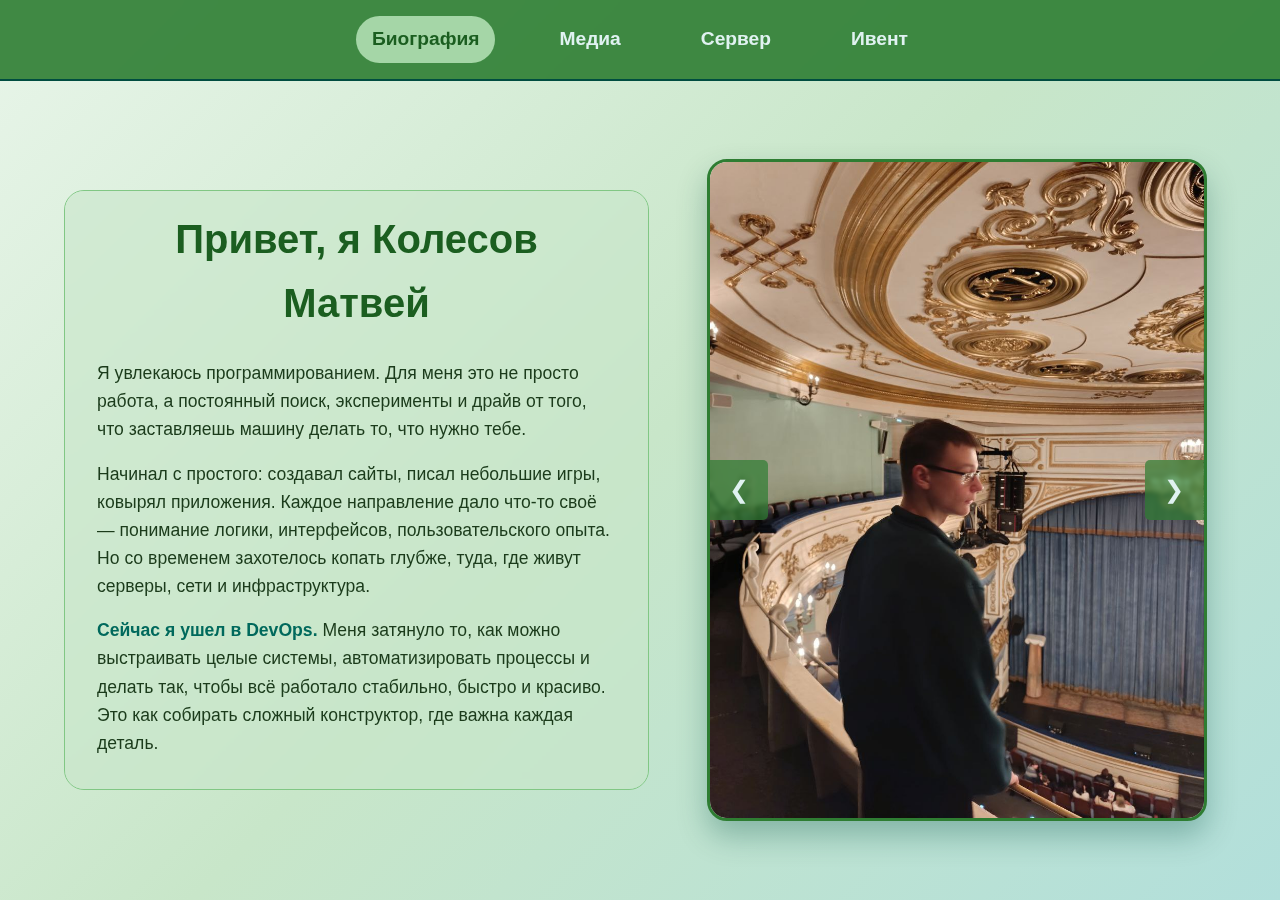
<file: front-end/html/index.html>
<!doctype html>
<html lang="ru">
  <head>
    <meta charset="UTF-8" />
    <meta name="viewport" content="width=device-width, initial-scale=1.0" />
    <title>Биография | Зеленая палитра</title>
    <link rel="stylesheet" href="../css/style.css" />
  </head>

  <body>
    <nav class="navbar">
      <a href="index.html" class="active">Биография</a>
      <a href="media.html">Медиа</a>
      <a href="server.html">Сервер</a>
      <a href="event.html">Ивент</a>
    </nav>

    <main class="fullscreen bio">
      <div class="bio-container">
        <div class="bio-text">
          <div class="bio-text-content">
            <h1>Привет, я Колесов Матвей</h1>
            <p>
              Я увлекаюсь программированием. Для меня это не просто работа, а
              постоянный поиск, эксперименты и драйв от того, что заставляешь
              машину делать то, что нужно тебе.
            </p>

            <p>
              Начинал с простого: создавал сайты, писал небольшие игры, ковырял
              приложения. Каждое направление дало что-то своё — понимание
              логики, интерфейсов, пользовательского опыта. Но со временем
              захотелось копать глубже, туда, где живут серверы, сети и
              инфраструктура.
            </p>

            <p>
              <strong>Сейчас я ушел в DevOps.</strong> Меня затянуло то, как
              можно выстраивать целые системы, автоматизировать процессы и
              делать так, чтобы всё работало стабильно, быстро и красиво. Это
              как собирать сложный конструктор, где важна каждая деталь.
            </p>
          </div>
        </div>
        <div class="bio-gallery">
          <div class="gallery-container">
            <div class="gallery-slider">
              <img
                src="../img/biograf_1.jpg"
                alt="Фото 1"
                class="gallery-img active"
              />
              <img
                src="../img/biograf_2.jpg"
                alt="Фото 2"
                class="gallery-img"
              />
              <img
                src="../img/biograf_3.jpg"
                alt="Фото 3"
                class="gallery-img"
              />
              <img
                src="../img/biograf_4.jpg"
                alt="Фото 4"
                class="gallery-img"
              />
              <img
                src="../img/biograf_5.jpg"
                alt="Фото 5"
                class="gallery-img"
              />
            </div>
            <button class="gallery-btn prev">&#10094;</button>
            <button class="gallery-btn next">&#10095;</button>
          </div>
        </div>
      </div>
    </main>

    <script src="../js/script.js"></script>
  </body>
</html>
</file>
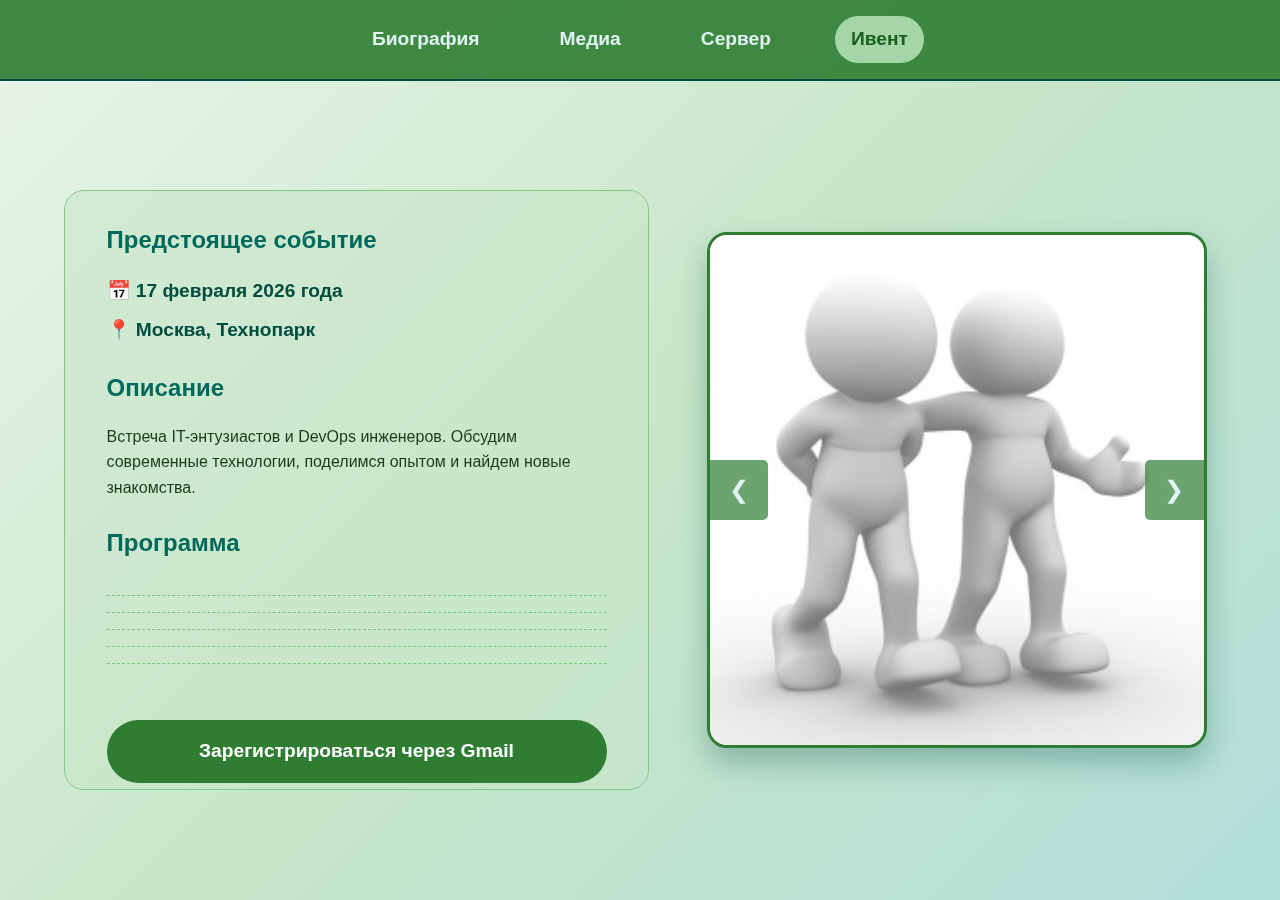
<file: front-end/html/event.html>
<!doctype html>
<html lang="ru">
  <head>
    <meta charset="UTF-8" />
    <meta name="viewport" content="width=device-width, initial-scale=1.0" />
    <title>Kolesov.com</title>
    <link rel="stylesheet" href="../css/style.css" />
  </head>
  <body>
    <nav class="navbar">
      <a href="index.html">Биография</a>
      <a href="media.html">Медиа</a>
      <a href="server.html">Сервер</a>
      <a href="event.html" class="active">Ивент</a>
    </nav>

    <main class="fullscreen event">
      <div class="event-container">
        <div class="event-text">
          <div class="event-text-content">
            <h2>Предстоящее событие</h2>
            <p class="event-date">📅 17 февраля 2026 года</p>
            <p class="event-location">📍 Москва, Технопарк</p>

            <h2>Описание</h2>
            <p>
              Встреча IT-энтузиастов и DevOps инженеров. Обсудим современные
              технологии, поделимся опытом и найдем новые знакомства.
            </p>

            <h2>Программа</h2>
            <ul>
              <li></li>
              <li></li>
              <li></li>
              <li></li>
              <li></li>
            </ul>

            <!-- Кнопка регистрации с перенаправлением на Gmail -->
            <a
              href="https://mail.google.com/mail/?view=cm&fs=1&to=pcevdozvezda@gmail.com&su=Регистрация%20на%20ивент&body=Здравствуйте!%20Хочу%20зарегистрироваться%20на%20ивент%2017%20февраля.%0A%0AМое%20имя:%0AТелефон/почта:"
              target="_blank"
              class="event-button"
            >
              Зарегистрироваться через Gmail
            </a>
          </div>
        </div>
        <div class="event-gallery">
          <div class="gallery-container">
            <div class="gallery-slider">
              <img
                src="../img/хахах.jpg"
                alt="Ивент 1"
                class="gallery-img active"
              />
              <img src="../img/хахах.jpg" alt="Ивент 2" class="gallery-img" />
              <img src="../img/хахах.jpg" alt="Ивент 3" class="gallery-img" />
              <img src="../img/хахах.jpg" alt="Ивент 4" class="gallery-img" />
              <img src="../img/хахах.jpg" alt="Ивент 5" class="gallery-img" />
            </div>
            <button class="gallery-btn prev">&#10094;</button>
            <button class="gallery-btn next">&#10095;</button>
          </div>
        </div>
      </div>
    </main>

    <script src="../js/script.js"></script>
  </body>
</html>
</file>
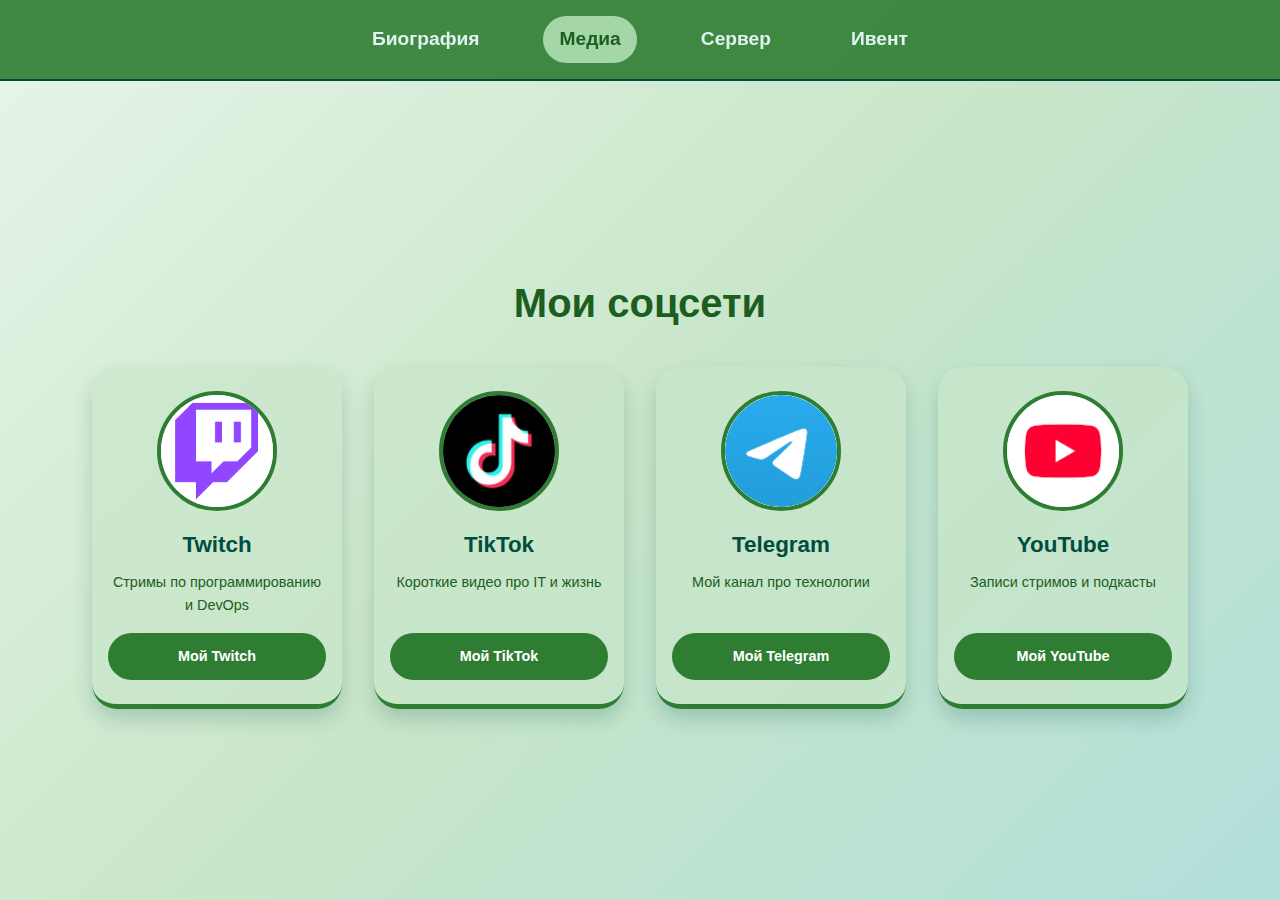
<file: front-end/html/media.html>
<!doctype html>
<html lang="ru">
  <head>
    <meta charset="UTF-8" />
    <meta name="viewport" content="width=device-width, initial-scale=1.0" />
    <title>Медиа | Зеленая палитра</title>
    <link rel="stylesheet" href="../css/style.css" />
  </head>
  <body>
    <nav class="navbar">
      <a href="index.html">Биография</a>
      <a href="media.html" class="active">Медиа</a>
      <a href="server.html">Сервер</a>
      <a href="event.html">Ивент</a>
    </nav>

    <main class="fullscreen media">
      <div class="media-container">
        <h1 class="media-title">Мои соцсети</h1>
        <div class="cards-row">
          <!-- Twitch -->
          <div class="card">
            <img src="../img/twi.png" alt="Twitch" class="card-img" />
            <h3>Twitch</h3>
            <p>Стримы по программированию и DevOps</p>
            <a
              href="https://www.twitch.tv/kolesov777"
              target="_blank"
              class="card-link"
              >Мой Twitch</a
            >
          </div>

          <!-- TikTok -->
          <div class="card">
            <img src="../img/tt.jpeg" alt="TikTok" class="card-img" />
            <h3>TikTok</h3>
            <p>Короткие видео про IT и жизнь</p>
            <a
              href="https://www.tiktok.com/@kolesov77"
              target="_blank"
              class="card-link"
              >Мой TikTok</a
            >
          </div>

          <!-- Telegram -->
          <div class="card">
            <img src="../img/tg.png" alt="Telegram" class="card-img" />
            <h3>Telegram</h3>
            <p>Мой канал про технологии</p>
            <a
              href="https://t.me/+wVejgEG333oyMDZi"
              target="_blank"
              class="card-link"
              >Мой Telegram</a
            >
          </div>

          <!-- YouTube -->
          <div class="card">
            <img src="../img/you.png" alt="YouTube" class="card-img" />
            <h3>YouTube</h3>
            <p>Записи стримов и подкасты</p>
            <a
              href="https://www.youtube.com/@kolesov_live777"
              target="_blank"
              class="card-link"
              >Мой YouTube</a
            >
          </div>
        </div>
      </div>
    </main>
  </body>
</html>
</file>
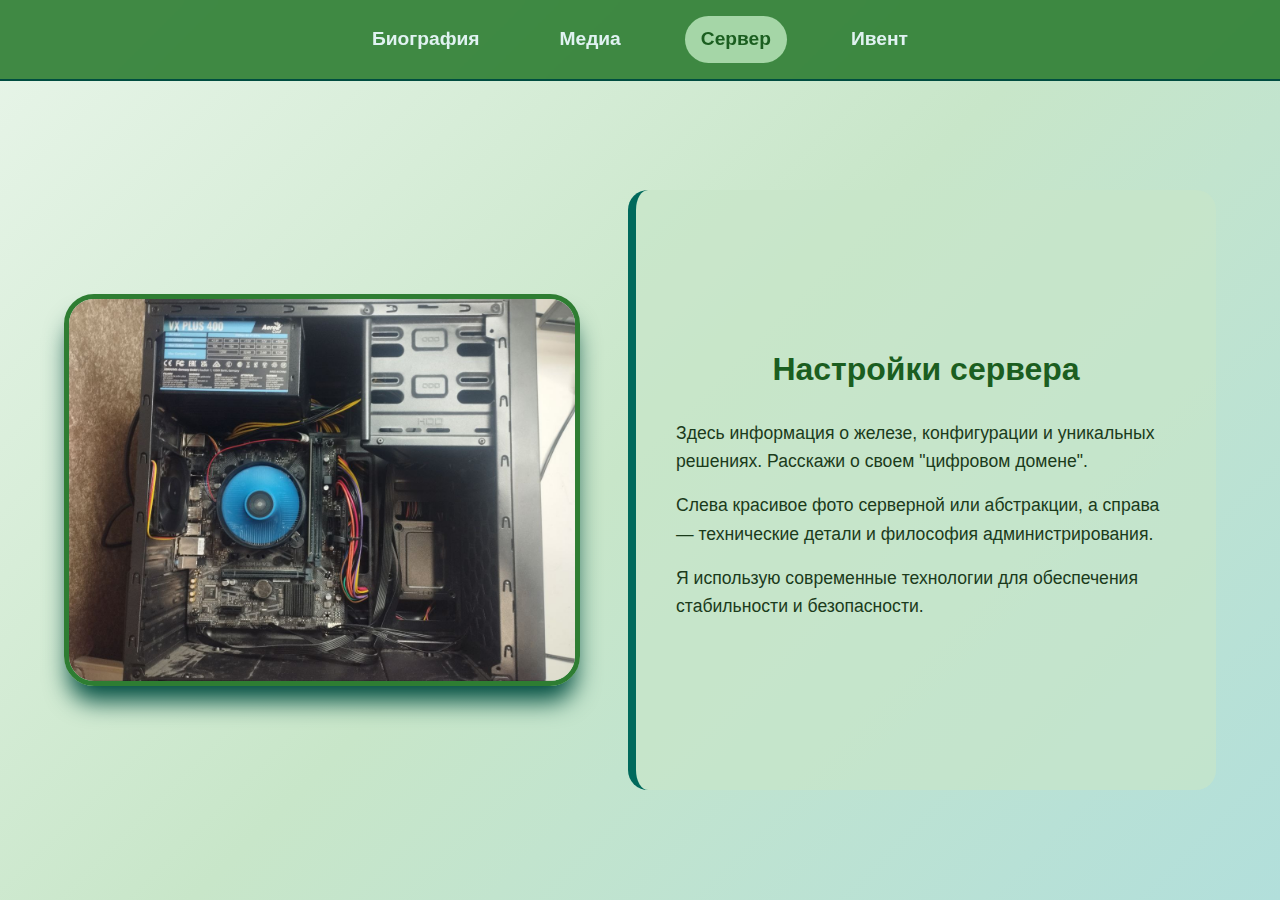
<file: front-end/html/server.html>
<!doctype html>
<html lang="ru">
  <head>
    <meta charset="UTF-8" />
    <meta name="viewport" content="width=device-width, initial-scale=1.0" />
    <title>Сервер | Зеленая палитра</title>
    <link rel="stylesheet" href="../css/style.css" />
  </head>
  <body>
    <nav class="navbar">
      <a href="index.html">Биография</a>
      <a href="media.html">Медиа</a>
      <a href="server.html" class="active">Сервер</a>
      <a href="event.html">Ивент</a>
    </nav>

    <main class="fullscreen server">
      <div class="server-container">
        <div class="server-image">
          <img src="../img/server.jpg" alt="Серверная" />
        </div>
        <div class="server-text">
          <div class="server-text-content">
            <h2>Настройки сервера</h2>
            <p>
              Здесь информация о железе, конфигурации и уникальных решениях.
              Расскажи о своем "цифровом домене".
            </p>
            <p>
              Слева красивое фото серверной или абстракции, а справа —
              технические детали и философия администрирования.
            </p>
            <p>
              Я использую современные технологии для обеспечения стабильности и
              безопасности.
            </p>
          </div>
        </div>
      </div>
    </main>
  </body>
</html>
</file>
<file: front-end/css/style.css>
* {
    margin: 0;
    padding: 0;
    box-sizing: border-box;
}

body {
    font-family: 'Segoe UI', Tahoma, Geneva, Verdana, sans-serif;
    background: linear-gradient(135deg, #e8f5e9 0%, #c8e6c9 50%, #b2dfdb 100%);
    color: #1b3b1b;
    line-height: 1.6;
}

.navbar {
    position: fixed;
    top: 0;
    left: 0;
    width: 100%;
    background-color: rgba(46, 125, 50, 0.9);
    backdrop-filter: blur(5px);
    padding: 1rem 2rem;
    display: flex;
    justify-content: center;
    gap: 3rem;
    z-index: 100;
    border-bottom: 2px solid #004d40;
}

.navbar a {
    color: #e0f2f1;
    text-decoration: none;
    font-weight: bold;
    font-size: 1.2rem;
    padding: 0.5rem 1rem;
    border-radius: 25px;
    transition: all 0.3s ease;
}

.navbar a:hover, .navbar a.active {
    background-color: #a5d6a7;
    color: #1b5e20;
}

.fullscreen {
    min-height: 100vh;
    width: 100%;
    display: flex;
    align-items: center;
    padding: 80px 5% 0 5%;
}

/* ===== БИОГРАФИЯ ===== */
.bio-container {
    display: flex;
    width: 100%;
    gap: 3rem;
    align-items: stretch;
}

.bio-text {
    flex: 1;
    background: rgba(200, 230, 201, 0.6);
    border-radius: 20px;
    backdrop-filter: blur(4px);
    border: 1px solid #81c784;
    
    /* Фиксируем высоту */
    height: 600px;
    
    /* Центрируем текст */
    display: flex;
    flex-direction: column;
    justify-content: center;
    align-items: center;
    
    /* Внутренние отступы */
    padding: 2rem;
    
    /* Прокрутка если текст не влезает */
    overflow-y: auto;
    
    /* Красивый скроллбар */
    scrollbar-width: thin;
    scrollbar-color: #2e7d32 #c8e6c9;
}

/* Контейнер для текста внутри bio-text */
.bio-text-content {
    width: 100%;
    max-width: 600px;
    text-align: left;
}

.bio-text h1 {
    font-size: 2.5rem;
    margin-bottom: 1.5rem;
    color: #1b5e20;
    text-align: center;
}

.bio-text p {
    margin-bottom: 1rem;
    font-size: 1.1rem;
}

.bio-text strong {
    color: #00695c;
}

/* Стили для скроллбара */
.bio-text::-webkit-scrollbar {
    width: 8px;
}

.bio-text::-webkit-scrollbar-track {
    background: #c8e6c9;
    border-radius: 10px;
}

.bio-text::-webkit-scrollbar-thumb {
    background: #2e7d32;
    border-radius: 10px;
}

.bio-text::-webkit-scrollbar-thumb:hover {
    background: #004d40;
}

.bio-gallery {
    flex: 1;
    display: flex;
    justify-content: center;
    align-items: center;
    height: 600px;
}

/* ===== ГАЛЕРЕЯ ===== */
.gallery-container {
    position: relative;
    width: 100%;
    max-width: 500px;
    border-radius: 20px;
    overflow: hidden;
    box-shadow: 0 15px 30px rgba(0, 77, 64, 0.3);
    border: 3px solid #2e7d32;
    background-color: #e8f5e9;
}

.gallery-slider {
    position: relative;
    width: 100%;
    display: flex;
    flex-direction: column;
}

.gallery-img {
    display: none;
    width: 100%;
    height: auto;
    border-radius: 15px;
}

.gallery-img.active {
    display: block;
}

.gallery-btn {
    position: absolute;
    top: 50%;
    transform: translateY(-50%);
    background-color: rgba(46, 125, 50, 0.7);
    color: #e0f2f1;
    border: none;
    padding: 1rem 1.2rem;
    cursor: pointer;
    font-size: 1.5rem;
    border-radius: 0 5px 5px 0;
    transition: background 0.3s;
    z-index: 10;
    backdrop-filter: blur(2px);
}

.gallery-btn:hover {
    background-color: #004d40;
}

.gallery-btn.next {
    right: 0;
    border-radius: 5px 0 0 5px;
}

.gallery-btn.prev {
    left: 0;
}

/* ===== МЕДИА ===== */
.media-container {
    width: 100%;
    max-width: 1400px;
    margin: 0 auto;
}

.media-title {
    text-align: center;
    font-size: 2.5rem;
    color: #1b5e20;
    margin-bottom: 2rem;
}

.cards-row {
    display: flex;
    justify-content: center;
    gap: 2rem;
    flex-wrap: wrap;
}

.card {
    flex: 1;
    min-width: 200px;
    max-width: 250px;
    background: rgba(200, 230, 201, 0.7);
    padding: 1.5rem 1rem;
    border-radius: 25px;
    text-align: center;
    color: #1b3b1b;
    box-shadow: 0 10px 20px rgba(0, 77, 64, 0.2);
    border-bottom: 5px solid #2e7d32;
    transition: transform 0.3s, box-shadow 0.3s;
    display: flex;
    flex-direction: column;
    align-items: center;
}

.card:hover {
    transform: translateY(-10px);
    background: #a5d6a7;
    box-shadow: 0 20px 30px rgba(0, 77, 64, 0.4);
}

.card-img {
    width: 120px;
    height: 120px;
    object-fit: cover;
    border-radius: 50%;
    border: 4px solid #2e7d32;
    margin-bottom: 1rem;
    background-color: #e8f5e9;
}

.card h3 {
    font-size: 1.4rem;
    margin-bottom: 0.5rem;
    color: #004d40;
}

.card p {
    font-size: 0.9rem;
    color: #1b5e20;
    margin-bottom: 1rem;
    flex-grow: 1;
}

.card-link {
    display: inline-block;
    padding: 0.6rem 1.2rem;
    background-color: #2e7d32;
    color: white;
    text-decoration: none;
    border-radius: 25px;
    font-weight: bold;
    font-size: 0.9rem;
    transition: all 0.3s ease;
    border: 2px solid transparent;
    width: 100%;
    box-sizing: border-box;
}

.card-link:hover {
    background-color: #004d40;
    transform: scale(1.05);
    box-shadow: 0 5px 15px rgba(0, 77, 64, 0.3);
}

/* ===== СЕРВЕР ===== */
.server-container {
    display: flex;
    width: 100%;
    max-width: 1200px;
    margin: 0 auto;
    gap: 3rem;
    align-items: center;
    height: 600px;
}

.server-image {
    flex: 1;
    height: 100%;
    display: flex;
    align-items: center;
}

.server-image img {
    width: 100%;
    height: auto;
    max-height: 500px;
    object-fit: contain;
    border-radius: 30px;
    border: 5px solid #2e7d32;
    box-shadow: 0 20px 25px -5px #004d40;
}

.server-text {
    flex: 1;
    background: rgba(200, 230, 201, 0.7);
    border-radius: 20px;
    border-left: 8px solid #00695c;
    height: 100%;
    
    /* Центрируем текст */
    display: flex;
    flex-direction: column;
    justify-content: center;
    align-items: center;
    padding: 2rem;
    
    overflow-y: auto;
}

.server-text-content {
    width: 100%;
    max-width: 500px;
}

.server-text h2 {
    font-size: 2rem;
    color: #1b5e20;
    margin-bottom: 1.5rem;
    text-align: center;
}

.server-text p {
    margin-bottom: 1rem;
    font-size: 1.1rem;
    line-height: 1.6;
}

/* ===== ИВЕНТ ===== */
.event-container {
    display: flex;
    width: 100%;
    max-width: 1400px;
    margin: 0 auto;
    gap: 3rem;
    align-items: stretch;
    height: 600px;
}

.event-text {
    flex: 1;
    background: rgba(200, 230, 201, 0.6);
    border-radius: 20px;
    backdrop-filter: blur(4px);
    border: 1px solid #81c784;
    
    /* Центрируем текст */
    display: flex;
    flex-direction: column;
    justify-content: center;
    align-items: center;
    padding: 2rem;
    
    overflow-y: auto;
}

.event-text-content {
    width: 100%;
    max-width: 500px;
}

.event-text h1 {
    font-size: 2.5rem;
    color: #1b5e20;
    margin-bottom: 1rem;
    text-align: center;
}

.event-text h2 {
    font-size: 1.5rem;
    color: #00695c;
    margin: 1.5rem 0 1rem 0;
}

.event-date, .event-location {
    font-size: 1.2rem;
    color: #004d40;
    margin-bottom: 0.5rem;
    font-weight: bold;
}

.event-text ul {
    list-style-type: none;
    margin-bottom: 2rem;
}

.event-text li {
    padding: 0.5rem 0;
    border-bottom: 1px dashed #81c784;
    font-size: 1.1rem;
}

.event-button {
    display: inline-block;
    background-color: #2e7d32;
    color: white;
    border: none;
    padding: 1rem 2rem;
    font-size: 1.2rem;
    border-radius: 50px;
    cursor: pointer;
    transition: all 0.3s;
    width: 100%;
    font-weight: bold;
    margin-top: 1.5rem;
    text-decoration: none;
    text-align: center;
    box-sizing: border-box;
}

.event-button:hover {
    background-color: #004d40;
    transform: scale(1.02);
    box-shadow: 0 10px 20px rgba(0, 77, 64, 0.3);
}

.event-button-secondary {
    display: inline-block;
    background-color: transparent;
    color: #2e7d32;
    border: 2px solid #2e7d32;
    padding: 0.8rem 1.5rem;
    font-size: 1rem;
    border-radius: 50px;
    cursor: pointer;
    transition: all 0.3s;
    width: 100%;
    font-weight: bold;
    margin-top: 1rem;
    text-decoration: none;
    text-align: center;
    box-sizing: border-box;
}

.event-button-secondary:hover {
    background-color: #e8f5e9;
    color: #004d40;
    border-color: #004d40;
}

.event-gallery {
    flex: 1;
    display: flex;
    justify-content: center;
    align-items: center;
    height: 100%;
}

/* ===== АДАПТАЦИЯ ===== */
@media (max-width: 992px) {
    .bio-text, .bio-gallery,
    .server-container,
    .event-container {
        height: 500px;
    }
    
    .bio-text h1 {
        font-size: 2rem;
    }
    
    .gallery-container {
        max-width: 400px;
    }
    
    .server-text h2 {
        font-size: 1.8rem;
    }
    
    .event-text h1 {
        font-size: 2rem;
    }
}

@media (max-width: 768px) {
    .navbar { 
        gap: 0.5rem; 
        padding: 0.8rem;
        flex-wrap: wrap;
    }
    .navbar a { 
        font-size: 0.9rem;
        padding: 0.3rem 0.8rem;
    }
    
    .bio-container,
    .server-container,
    .event-container {
        flex-direction: column;
        height: auto;
        gap: 1.5rem;
    }
    
    .bio-text {
        width: 100%;
        height: auto;
        min-height: 400px;
        justify-content: flex-start;
        padding: 1.5rem;
    }
    
    .bio-gallery {
        width: 100%;
        height: auto;
        min-height: 400px;
    }
    
    .server-image,
    .server-text,
    .event-text,
    .event-gallery {
        width: 100%;
        height: auto;
        min-height: 350px;
    }
    
    .server-image {
        order: 1;
    }
    
    .server-text {
        order: 2;
        justify-content: flex-start;
    }
    
    .event-text {
        order: 1;
        justify-content: flex-start;
    }
    
    .event-gallery {
        order: 2;
        min-height: 350px;
    }
    
    .gallery-container {
        max-width: 100%;
    }
    
    .cards-row {
        flex-direction: column;
        align-items: center;
    }
    
    .card {
        max-width: 280px;
        width: 100%;
    }
    
    .gallery-btn {
        padding: 0.7rem 1rem;
        font-size: 1.2rem;
    }
}

/* Для очень высоких экранов */
@media (min-height: 1080px) {
    .bio-text, .bio-gallery,
    .server-container,
    .event-container {
        height: 700px;
    }
}
</file>
